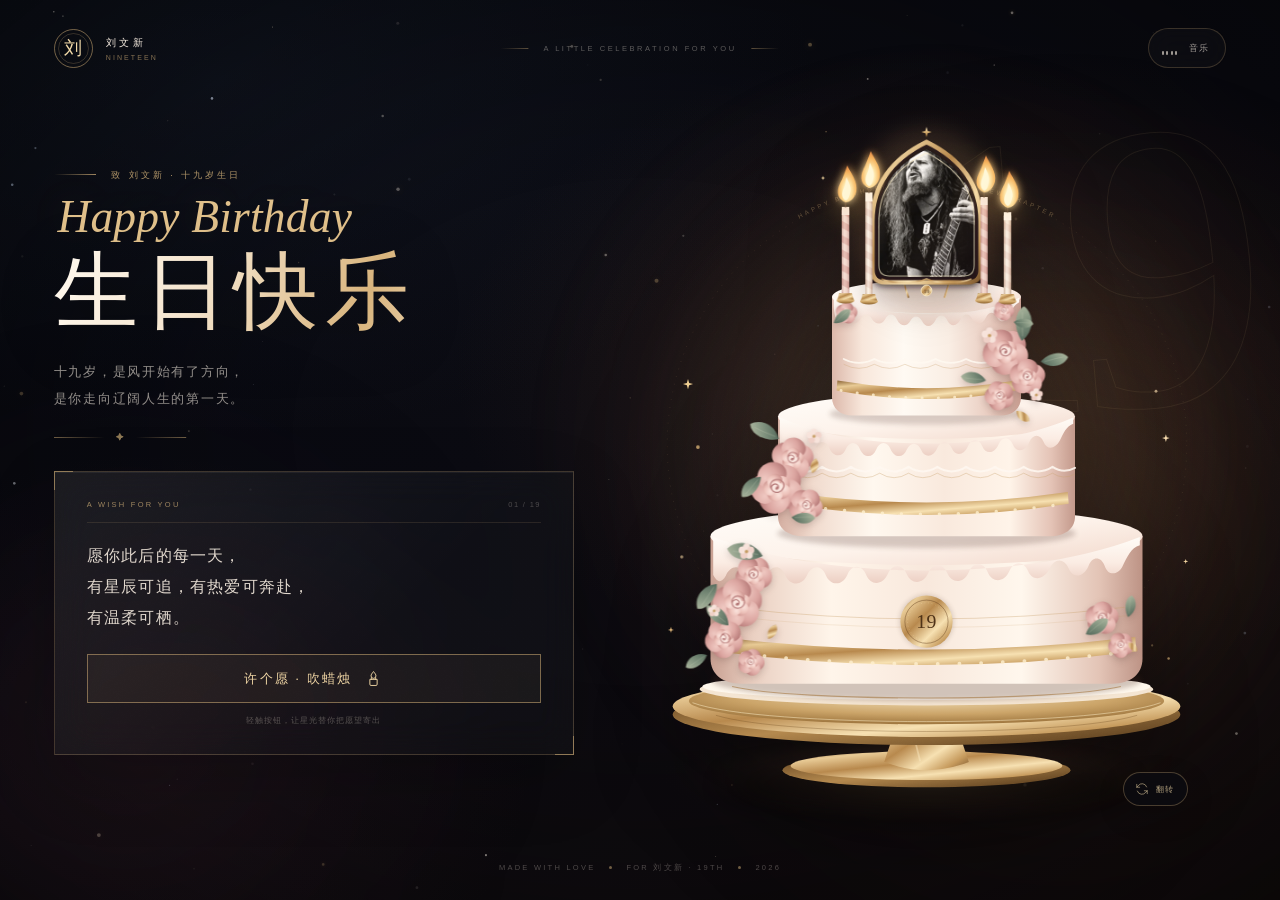
<file: index.html>
<!DOCTYPE html>
<html lang="zh-CN">
<head>
  <meta charset="UTF-8">
  <meta name="viewport" content="width=device-width, initial-scale=1.0">
  <title>刘文新 · 十九岁生日快乐</title>
  <meta name="description" content="致刘文新的十九岁生日：愿你此后的每一天，有星辰可追，有热爱可奔赴，有温柔可栖。">
  <meta name="theme-color" content="#0b0d14">
  <meta property="og:type" content="website">
  <meta property="og:title" content="刘文新 · 十九岁生日快乐">
  <meta property="og:description" content="一份藏在烛光与星光里的生日祝福。">
  <meta property="og:url" content="https://kathris612.github.io/liuwenxin19birthday/">
  <meta property="og:image" content="https://kathris612.github.io/liuwenxin19birthday/og-image.png">
  <meta name="twitter:card" content="summary_large_image">
  <link rel="canonical" href="https://kathris612.github.io/liuwenxin19birthday/">
  <link rel="icon" href="assets/favicon.svg" type="image/svg+xml">
  <link rel="stylesheet" href="css/style.css">
</head>
<body id="top">
  <canvas id="ambient" aria-hidden="true"></canvas>
  <div class="aurora" aria-hidden="true"></div>
  <div class="grain" aria-hidden="true"></div>

  <header class="topbar">
    <a class="brand" href="#top" aria-label="刘文新 十九岁生日，回到顶部">
      <span class="brand__seal" aria-hidden="true">刘</span>
      <span class="brand__text">
        <strong>刘文新</strong>
        <small>NINETEEN</small>
      </span>
    </a>

    <p class="topbar__center">
      <span aria-hidden="true"></span>
      A LITTLE CELEBRATION FOR YOU
      <span aria-hidden="true"></span>
    </p>

    <button class="sound-toggle" id="sound-toggle" type="button" aria-pressed="false" aria-label="开启背景音乐">
      <span class="sound-toggle__icon" aria-hidden="true">
        <i></i><i></i><i></i><i></i>
      </span>
      <span class="sound-toggle__label">音乐</span>
    </button>
  </header>

  <main class="hero">
    <section class="intro" aria-labelledby="hero-title">
      <p class="eyebrow reveal" style="--delay: .15s">
        <span class="eyebrow__line" aria-hidden="true"></span>
        致 刘文新 · 十九岁生日
      </p>

      <h1 class="hero-title" id="hero-title">
        <span class="hero-title__script reveal" style="--delay: .28s">Happy Birthday</span>
        <span class="hero-title__cn reveal" style="--delay: .4s">生日快乐</span>
      </h1>

      <p class="hero-sub reveal" style="--delay: .55s">
        十九岁，是风开始有了方向，<br>
        是你走向辽阔人生的第一天。
      </p>

      <div class="hero-rule reveal" style="--delay: .68s" aria-hidden="true">
        <span></span><i>✦</i><span></span>
      </div>
    </section>

    <section class="cake-scene" aria-label="一个点着蜡烛的三层生日蛋糕">
      <div class="cake-scene__halo" aria-hidden="true"></div>

      <div class="orbit" aria-hidden="true">
        <svg viewBox="0 0 700 700">
          <defs>
            <path id="orbitPath" d="M54 350 A296 296 0 0 1 646 350"></path>
          </defs>
          <circle cx="350" cy="350" r="296" fill="none" stroke="#d6b37a" stroke-opacity=".2" stroke-width=".7" stroke-dasharray="1 8"></circle>
          <text>
            <textPath href="#orbitPath" startOffset="50%" text-anchor="middle">
              HAPPY BIRTHDAY · NINETEEN · A NEW CHAPTER
            </textPath>
          </text>
        </svg>
      </div>

      <span class="scene-number" aria-hidden="true">19</span>

      <div class="cake-parallax">
        <div class="cake-3d">
          <svg class="cake-svg" viewBox="65 110 630 790" role="img" aria-labelledby="cakeTitle cakeDesc">
          <title id="cakeTitle">十九岁生日蛋糕</title>
          <desc id="cakeDesc">三层香槟奶油蛋糕，点缀灰粉玫瑰与金色叶片。蛋糕顶端是一枚金色拱形相框，里面是一张黑白吉他现场照片，两侧立着四支点燃的蜡烛。</desc>

          <defs>
            <linearGradient id="gold" x1="0" y1="0" x2="1" y2="1">
              <stop offset="0" stop-color="#8a6435"></stop>
              <stop offset=".18" stop-color="#e8ca95"></stop>
              <stop offset=".42" stop-color="#b8894d"></stop>
              <stop offset=".66" stop-color="#f7e1b2"></stop>
              <stop offset=".85" stop-color="#c69a5c"></stop>
              <stop offset="1" stop-color="#7b562d"></stop>
            </linearGradient>
            <linearGradient id="goldBright" x1="0" y1="0" x2="0" y2="1">
              <stop offset="0" stop-color="#fff2cf"></stop>
              <stop offset=".5" stop-color="#d9b171"></stop>
              <stop offset="1" stop-color="#8d632f"></stop>
            </linearGradient>
            <linearGradient id="goldDark" x1="0" y1="0" x2="1" y2="1">
              <stop offset="0" stop-color="#5d3e1d"></stop>
              <stop offset=".5" stop-color="#b4894e"></stop>
              <stop offset="1" stop-color="#4c3115"></stop>
            </linearGradient>

            <linearGradient id="tierBottomGrad" x1="0" y1="0" x2="1" y2="0">
              <stop offset="0" stop-color="#c8a092"></stop>
              <stop offset=".10" stop-color="#ead0c2"></stop>
              <stop offset=".28" stop-color="#fff5ea"></stop>
              <stop offset=".50" stop-color="#f8e8dc"></stop>
              <stop offset=".72" stop-color="#fff7ed"></stop>
              <stop offset=".90" stop-color="#e3c4b6"></stop>
              <stop offset="1" stop-color="#bd9385"></stop>
            </linearGradient>
            <linearGradient id="tierMiddleGrad" x1="0" y1="0" x2="1" y2="0">
              <stop offset="0" stop-color="#d3ada0"></stop>
              <stop offset=".12" stop-color="#f1dbce"></stop>
              <stop offset=".32" stop-color="#fff8ef"></stop>
              <stop offset=".56" stop-color="#f9e9dd"></stop>
              <stop offset=".78" stop-color="#fff4e9"></stop>
              <stop offset=".92" stop-color="#e4c3b6"></stop>
              <stop offset="1" stop-color="#c3998b"></stop>
            </linearGradient>
            <linearGradient id="tierTopGrad" x1="0" y1="0" x2="1" y2="0">
              <stop offset="0" stop-color="#dcb8aa"></stop>
              <stop offset=".16" stop-color="#f8e7db"></stop>
              <stop offset=".38" stop-color="#fffaf3"></stop>
              <stop offset=".62" stop-color="#faeee4"></stop>
              <stop offset=".84" stop-color="#e8cbbf"></stop>
              <stop offset="1" stop-color="#c99e91"></stop>
            </linearGradient>

            <linearGradient id="frostingGrad" x1="0" y1="0" x2="0" y2="1">
              <stop offset="0" stop-color="#fffcf7"></stop>
              <stop offset=".55" stop-color="#fbece3"></stop>
              <stop offset="1" stop-color="#eccfc3"></stop>
            </linearGradient>
            <linearGradient id="frostingTopGrad" x1="0" y1="0" x2="1" y2="1">
              <stop offset="0" stop-color="#fffdf9"></stop>
              <stop offset=".55" stop-color="#fdf2ea"></stop>
              <stop offset="1" stop-color="#f1d7ca"></stop>
            </linearGradient>

            <linearGradient id="plateGrad" x1="0" y1="0" x2="1" y2="0">
              <stop offset="0" stop-color="#59391a"></stop>
              <stop offset=".16" stop-color="#b9884a"></stop>
              <stop offset=".36" stop-color="#f4dea9"></stop>
              <stop offset=".52" stop-color="#b9894c"></stop>
              <stop offset=".73" stop-color="#ead09a"></stop>
              <stop offset=".9" stop-color="#9a6d36"></stop>
              <stop offset="1" stop-color="#4f3217"></stop>
            </linearGradient>
            <radialGradient id="plateTopGrad" cx=".5" cy=".38" r=".7">
              <stop offset="0" stop-color="#f6e4be"></stop>
              <stop offset=".58" stop-color="#cba468"></stop>
              <stop offset="1" stop-color="#8e652f"></stop>
            </radialGradient>

            <radialGradient id="flameGrad" cx=".5" cy=".68" r=".7">
              <stop offset="0" stop-color="#fffbe8"></stop>
              <stop offset=".34" stop-color="#ffe6a8"></stop>
              <stop offset=".7" stop-color="#f6b55f"></stop>
              <stop offset="1" stop-color="#e27d3f"></stop>
            </radialGradient>
            <linearGradient id="candleBlush" x1="0" y1="0" x2="1" y2="0">
              <stop offset="0" stop-color="#b9847c"></stop>
              <stop offset=".35" stop-color="#f6d8cd"></stop>
              <stop offset=".7" stop-color="#e6b9ae"></stop>
              <stop offset="1" stop-color="#a8716b"></stop>
            </linearGradient>
            <linearGradient id="candleIvory" x1="0" y1="0" x2="1" y2="0">
              <stop offset="0" stop-color="#c6aa93"></stop>
              <stop offset=".38" stop-color="#fff8ec"></stop>
              <stop offset=".72" stop-color="#ecd8c5"></stop>
              <stop offset="1" stop-color="#b09079"></stop>
            </linearGradient>

            <radialGradient id="roseOuterGrad" cx=".35" cy=".28" r=".8">
              <stop offset="0" stop-color="#f0c9c2"></stop>
              <stop offset=".58" stop-color="#dca6a1"></stop>
              <stop offset="1" stop-color="#b77b79"></stop>
            </radialGradient>
            <radialGradient id="roseMidGrad" cx=".36" cy=".3" r=".78">
              <stop offset="0" stop-color="#fbe3dc"></stop>
              <stop offset=".55" stop-color="#edc1b9"></stop>
              <stop offset="1" stop-color="#cb918c"></stop>
            </radialGradient>
            <linearGradient id="leafGrad" x1="0" y1="0" x2="1" y2="1">
              <stop offset="0" stop-color="#aeb8a0"></stop>
              <stop offset=".5" stop-color="#7f917d"></stop>
              <stop offset="1" stop-color="#53685a"></stop>
            </linearGradient>
            <radialGradient id="groundGlowGrad" cx=".5" cy=".5" r=".5">
              <stop offset="0" stop-color="#e0b46e" stop-opacity=".5"></stop>
              <stop offset=".55" stop-color="#b67b49" stop-opacity=".15"></stop>
              <stop offset="1" stop-color="#000000" stop-opacity="0"></stop>
            </radialGradient>
            <radialGradient id="cakeAuraGrad" cx=".5" cy=".5" r=".5">
              <stop offset="0" stop-color="#ffdca0" stop-opacity=".22"></stop>
              <stop offset=".55" stop-color="#d99d6a" stop-opacity=".07"></stop>
              <stop offset="1" stop-color="#000000" stop-opacity="0"></stop>
            </radialGradient>

            <pattern id="candleStripe" width="8" height="14" patternUnits="userSpaceOnUse" patternTransform="rotate(28)">
              <rect width="8" height="7" fill="#f8e9df"></rect>
              <rect y="7" width="8" height="7" fill="#d9a9a1"></rect>
            </pattern>

            <filter id="softGlow" x="-100%" y="-100%" width="300%" height="300%">
              <feGaussianBlur stdDeviation="12"></feGaussianBlur>
            </filter>
            <filter id="flameGlow" x="-180%" y="-180%" width="460%" height="460%">
              <feGaussianBlur stdDeviation="5" result="blur"></feGaussianBlur>
              <feMerge>
                <feMergeNode in="blur"></feMergeNode>
                <feMergeNode in="SourceGraphic"></feMergeNode>
              </feMerge>
            </filter>
            <filter id="smallBlur" x="-100%" y="-100%" width="300%" height="300%">
              <feGaussianBlur stdDeviation="3"></feGaussianBlur>
            </filter>
            <filter id="standShadow" x="-60%" y="-80%" width="220%" height="260%">
              <feGaussianBlur stdDeviation="14"></feGaussianBlur>
            </filter>
            <filter id="smokeBlur" x="-100%" y="-100%" width="300%" height="300%">
              <feGaussianBlur stdDeviation="1.3"></feGaussianBlur>
            </filter>

            <path id="rosePetalOuter" d="M0 0 C-15 -27 18 -40 31 -18 C40 0 23 23 0 0Z"></path>
            <path id="rosePetalMid" d="M0 0 C-9 -19 14 -28 23 -12 C29 1 16 17 0 0Z"></path>
            <path id="rosePetalInner" d="M0 0 C-6 -12 9 -19 15 -8 C19 1 10 11 0 0Z"></path>
            <path id="leafShape" d="M0 0 C-15 -7 -27 -27 -18 -40 C-2 -37 8 -19 0 0Z"></path>
            <path id="goldLeafShape" d="M0 0 C-9 -5 -14 -16 -7 -25 C3 -21 7 -10 0 0Z"></path>
            <path id="fourPointStar" d="M0 -7 L1.6 -1.6 L7 0 L1.6 1.6 L0 7 L-1.6 1.6 L-7 0 L-1.6 -1.6 Z"></path>

            <clipPath id="portraitClip">
              <path d="M326 236 C326 199 347 175 380 158 C413 175 434 199 434 236 L434 288 Q434 300 422 300 L338 300 Q326 300 326 288 Z"></path>
            </clipPath>
            <linearGradient id="portraitSheen" x1="0" y1="0" x2="1" y2="1">
              <stop offset="0" stop-color="#fff8e8" stop-opacity=".28"></stop>
              <stop offset=".45" stop-color="#f6cfa8" stop-opacity=".06"></stop>
              <stop offset="1" stop-color="#311d24" stop-opacity=".28"></stop>
            </linearGradient>

            <g id="rose">
              <circle r="19" fill="url(#roseMidGrad)"></circle>
              <g fill="url(#roseOuterGrad)">
                <use href="#rosePetalOuter"></use>
                <use href="#rosePetalOuter" transform="rotate(72)"></use>
                <use href="#rosePetalOuter" transform="rotate(144)"></use>
                <use href="#rosePetalOuter" transform="rotate(216)"></use>
                <use href="#rosePetalOuter" transform="rotate(288)"></use>
              </g>
              <g fill="url(#roseMidGrad)" transform="scale(.73)">
                <use href="#rosePetalMid"></use>
                <use href="#rosePetalMid" transform="rotate(72)"></use>
                <use href="#rosePetalMid" transform="rotate(144)"></use>
                <use href="#rosePetalMid" transform="rotate(216)"></use>
                <use href="#rosePetalMid" transform="rotate(288)"></use>
              </g>
              <g fill="#fbe8e1" transform="scale(.48) rotate(16)">
                <use href="#rosePetalInner"></use>
                <use href="#rosePetalInner" transform="rotate(72)"></use>
                <use href="#rosePetalInner" transform="rotate(144)"></use>
                <use href="#rosePetalInner" transform="rotate(216)"></use>
                <use href="#rosePetalInner" transform="rotate(288)"></use>
              </g>
              <path d="M-7 2 C-11 -4 -7 -11 0 -11 C8 -11 12 -4 8 2 C5 7 -2 8 -6 4 C-9 1 -8 -4 -4 -5 C-1 -6 2 -4 2 -1 C2 2 -1 3 -2 1" fill="none" stroke="#b47776" stroke-width="1.55" stroke-linecap="round"></path>
              <circle r="1.7" fill="#b47776"></circle>
            </g>

            <g id="leaf">
              <use href="#leafShape" fill="url(#leafGrad)"></use>
              <path d="M-2 -6 C-7 -15 -12 -23 -16 -32" fill="none" stroke="#c8d0b9" stroke-width=".8" stroke-linecap="round" opacity=".45"></path>
            </g>

            <g id="blossom">
              <circle cx="0" cy="-6" r="4.6" fill="#f7e3db"></circle>
              <circle cx="5.7" cy="-1.8" r="4.6" fill="#f1d4cb"></circle>
              <circle cx="3.5" cy="4.8" r="4.6" fill="#f7e3db"></circle>
              <circle cx="-3.5" cy="4.8" r="4.6" fill="#efd0c7"></circle>
              <circle cx="-5.7" cy="-1.8" r="4.6" fill="#f7e3db"></circle>
              <circle r="2.2" fill="#c59b5f"></circle>
            </g>
          </defs>

          <ellipse cx="380" cy="855" rx="300" ry="60" fill="url(#cakeAuraGrad)"></ellipse>
          <ellipse cx="380" cy="866" rx="225" ry="27" fill="#000000" opacity=".48" filter="url(#standShadow)"></ellipse>

          <!-- cake stand -->
          <g class="cake-stand">
            <ellipse cx="380" cy="848" rx="160" ry="19" fill="url(#goldDark)"></ellipse>
            <ellipse cx="380" cy="843" rx="151" ry="16" fill="url(#gold)"></ellipse>
            <path d="M351 785 L409 785 L427 839 C395 851 365 851 333 839 Z" fill="url(#gold)"></path>
            <path d="M361 790 L373 838" fill="none" stroke="#fff0c9" stroke-width="2" opacity=".38"></path>
            <ellipse cx="380" cy="786" rx="282" ry="34" fill="url(#goldDark)"></ellipse>
            <ellipse cx="380" cy="777" rx="282" ry="34" fill="url(#gold)"></ellipse>
            <ellipse cx="380" cy="771" rx="264" ry="26" fill="url(#plateTopGrad)"></ellipse>
            <path d="M120 773 C195 801 565 801 640 773" fill="none" stroke="#fff1cb" stroke-width="1" opacity=".55"></path>
            <path d="M146 787 C225 811 535 811 614 787" fill="none" stroke="#6b481f" stroke-width="1" opacity=".35"></path>
            <ellipse cx="380" cy="758" rx="252" ry="18" fill="#f4e5d2"></ellipse>
            <ellipse cx="380" cy="755" rx="249" ry="15" fill="#fff8ed"></ellipse>
            <path d="M164 755 C235 772 525 772 596 755" fill="none" stroke="#c69c62" stroke-width="1.2" opacity=".7"></path>
          </g>

          <!-- bottom tier -->
          <g class="tier tier-bottom">
            <ellipse cx="380" cy="748" rx="239" ry="23" fill="#4c2b23" opacity=".25" filter="url(#smallBlur)"></ellipse>
            <path d="M140 588 L140 724 C140 742 154 752 174 752 L586 752 C606 752 620 742 620 724 L620 588 Z" fill="url(#tierBottomGrad)"></path>
            <ellipse cx="380" cy="588" rx="240" ry="32" fill="url(#frostingTopGrad)"></ellipse>
            <path d="M143 589
              C218 618 305 626 380 626
              C455 626 542 618 617 589
              L617 598
              C607 601 603 611 598 621
              C593 631 582 633 578 621
              C574 610 564 610 560 621
              C555 633 543 636 538 624
              C533 612 522 612 517 624
              C511 636 498 639 493 627
              C488 615 477 615 472 627
              C466 640 453 640 448 628
              C443 616 432 616 427 628
              C421 641 408 641 403 629
              C398 617 387 617 382 629
              C376 642 363 642 358 630
              C353 618 342 618 337 630
              C331 643 318 643 313 631
              C308 619 297 619 292 631
              C286 644 273 643 268 631
              C263 619 252 620 247 632
              C241 644 228 643 223 631
              C218 619 207 620 202 632
              C196 644 183 643 178 631
              C173 619 162 620 157 632
              C152 641 147 639 143 631 Z"
              fill="url(#frostingGrad)"></path>
            <path d="M148 700 Q380 728 612 700 L613 716 Q380 746 147 716 Z" fill="url(#gold)"></path>
            <path d="M152 716 Q380 744 608 716" fill="none" stroke="#fff1d0" stroke-width="4.2" stroke-linecap="round" stroke-dasharray="0.1 24" opacity=".8"></path>
            <path d="M160 667 Q380 693 600 667" fill="none" stroke="#c8a16d" stroke-width=".9" opacity=".45"></path>
            <path d="M154 676 Q380 703 606 676" fill="none" stroke="#c8a16d" stroke-width=".7" opacity=".28"></path>

            <g class="seal" transform="translate(380 683)">
              <circle r="30" fill="#3e2816" opacity=".18" filter="url(#smallBlur)"></circle>
              <circle r="29" fill="url(#gold)"></circle>
              <circle r="24" fill="none" stroke="#63411f" stroke-opacity=".62" stroke-width=".8"></circle>
              <circle r="21" fill="none" stroke="#fff0c8" stroke-opacity=".46" stroke-width=".5" stroke-dasharray="1 3"></circle>
              <text y="7" text-anchor="middle" font-family="Cormorant Garamond, Georgia, serif" font-size="22" letter-spacing=".5" fill="#4e3217">19</text>
            </g>
          </g>

          <!-- middle tier -->
          <g class="tier tier-middle">
            <ellipse cx="380" cy="585" rx="166" ry="16" fill="#4c2b23" opacity=".22" filter="url(#smallBlur)"></ellipse>
            <path d="M215 455 L215 566 C215 580 227 588 243 588 L517 588 C533 588 545 580 545 566 L545 455 Z" fill="url(#tierMiddleGrad)"></path>
            <ellipse cx="380" cy="455" rx="165" ry="25" fill="url(#frostingTopGrad)"></ellipse>
            <path d="M217 456
              C270 479 326 485 380 485
              C434 485 490 479 543 456
              L543 463
              C535 466 532 474 528 482
              C523 491 514 493 510 483
              C506 474 498 474 494 484
              C490 494 480 496 476 486
              C472 477 464 477 460 486
              C456 496 446 498 442 488
              C438 479 430 479 426 488
              C422 498 412 500 408 490
              C404 481 396 481 392 490
              C388 500 378 502 374 492
              C370 483 362 483 358 492
              C354 502 344 501 340 491
              C336 482 328 482 324 492
              C320 502 310 501 306 491
              C302 482 294 482 290 492
              C286 501 276 500 272 490
              C268 481 260 481 256 491
              C252 500 242 499 238 489
              C234 480 226 480 222 489
              C219 495 218 496 217 493 Z"
              fill="url(#frostingGrad)"></path>
            <path d="M223 539 Q380 562 537 539 L538 552 Q380 577 222 552 Z" fill="url(#gold)"></path>
            <path d="M226 552 Q380 575 534 552" fill="none" stroke="#fff1d0" stroke-width="3.7" stroke-linecap="round" stroke-dasharray="0.1 21" opacity=".78"></path>
            <path d="M232 511 Q248 521 264 511 Q280 521 296 511 Q312 521 328 511 Q344 521 360 511 Q376 521 392 511 Q408 521 424 511 Q440 521 456 511 Q472 521 488 511 Q504 521 520 511 Q532 519 545 512" fill="none" stroke="#fff9f1" stroke-width="2.2" stroke-linecap="round" opacity=".86"></path>
            <path d="M232 518 Q248 528 264 518 Q280 528 296 518 Q312 528 328 518 Q344 528 360 518 Q376 528 392 518 Q408 528 424 518 Q440 528 456 518 Q472 528 488 518 Q504 528 520 518 Q532 526 545 519" fill="none" stroke="#c8a16d" stroke-width=".8" opacity=".5"></path>
          </g>

          <!-- top tier -->
          <g class="tier tier-top">
            <ellipse cx="380" cy="452" rx="108" ry="12" fill="#4c2b23" opacity=".2" filter="url(#smallBlur)"></ellipse>
            <path d="M275 322 L275 434 C275 446 284 454 298 454 L462 454 C476 454 485 446 485 434 L485 322 Z" fill="url(#tierTopGrad)"></path>
            <ellipse cx="380" cy="322" rx="105" ry="18" fill="url(#frostingTopGrad)"></ellipse>
            <path d="M277 323
              C309 338 345 341 380 341
              C415 341 451 338 483 323
              L483 328
              C477 331 475 337 472 343
              C468 350 461 352 458 344
              C455 338 449 338 446 345
              C442 353 435 355 431 347
              C428 340 421 340 418 347
              C414 355 407 356 403 348
              C400 341 393 341 390 348
              C386 356 379 357 375 349
              C372 342 365 342 362 349
              C358 356 351 355 347 347
              C344 340 337 340 334 347
              C330 354 323 353 319 346
              C316 340 309 340 306 347
              C302 354 295 353 291 346
              C288 340 282 340 279 345
              C278 343 277 335 277 332 Z"
              fill="url(#frostingGrad)"></path>
            <path d="M281 415 Q380 432 479 415 L480 426 Q380 445 280 426 Z" fill="url(#gold)"></path>
            <path d="M285 426 Q380 443 475 426" fill="none" stroke="#fff1d0" stroke-width="3.3" stroke-linecap="round" stroke-dasharray="0.1 18" opacity=".8"></path>
            <path d="M288 391 Q305 400 322 391 Q339 400 356 391 Q373 400 390 391 Q407 400 424 391 Q441 400 458 391 Q470 398 478 392" fill="none" stroke="#fff9f1" stroke-width="1.9" stroke-linecap="round" opacity=".85"></path>
            <path d="M288 397 Q305 406 322 397 Q339 406 356 397 Q373 406 390 397 Q407 406 424 397 Q441 406 458 397 Q470 404 478 398" fill="none" stroke="#c8a16d" stroke-width=".7" opacity=".5"></path>
          </g>

          <!-- floral cascade -->
          <g class="flowers" aria-hidden="true">
            <g transform="translate(468 383) rotate(-14) scale(.72)"><use href="#rose"></use></g>
            <g transform="translate(492 411) rotate(18) scale(.56)"><use href="#rose"></use></g>
            <g transform="translate(461 432) rotate(66) scale(.46)"><use href="#rose"></use></g>
            <g transform="translate(486 371) rotate(28) scale(.88)"><use href="#leaf"></use></g>
            <g transform="translate(507 394) rotate(105) scale(.7)"><use href="#leaf"></use></g>
            <g transform="translate(446 415) rotate(-56) scale(.64)"><use href="#leaf"></use></g>
            <g transform="translate(480 449) rotate(144) scale(.7)"><use href="#goldLeafShape" fill="url(#gold)"></use></g>
            <g transform="translate(450 365) scale(.85)"><use href="#blossom"></use></g>
            <g transform="translate(502 431) scale(.7)"><use href="#blossom"></use></g>

            <g transform="translate(231 502) rotate(22) scale(.66)"><use href="#rose"></use></g>
            <g transform="translate(214 534) rotate(-8) scale(.82)"><use href="#rose"></use></g>
            <g transform="translate(246 554) rotate(48) scale(.53)"><use href="#rose"></use></g>
            <g transform="translate(216 480) rotate(-38) scale(.82)"><use href="#leaf"></use></g>
            <g transform="translate(196 522) rotate(-112) scale(.7)"><use href="#leaf"></use></g>
            <g transform="translate(230 567) rotate(116) scale(.6)"><use href="#leaf"></use></g>
            <g transform="translate(253 518) rotate(31) scale(.66)"><use href="#goldLeafShape" fill="url(#gold)"></use></g>
            <g transform="translate(255 477) scale(.8)"><use href="#blossom"></use></g>

            <g transform="translate(188 631) rotate(-24) scale(.58)"><use href="#rose"></use></g>
            <g transform="translate(170 663) rotate(12) scale(.78)"><use href="#rose"></use></g>
            <g transform="translate(155 702) rotate(55) scale(.6)"><use href="#rose"></use></g>
            <g transform="translate(185 728) rotate(-36) scale(.42)"><use href="#rose"></use></g>
            <g transform="translate(198 610) rotate(-54) scale(.92)"><use href="#leaf"></use></g>
            <g transform="translate(147 641) rotate(-118) scale(.8)"><use href="#leaf"></use></g>
            <g transform="translate(160 687) rotate(-24) scale(.74)"><use href="#leaf"></use></g>
            <g transform="translate(136 720) rotate(-96) scale(.62)"><use href="#leaf"></use></g>
            <g transform="translate(204 702) rotate(45) scale(.7)"><use href="#goldLeafShape" fill="url(#gold)"></use></g>
            <g transform="translate(180 605) scale(.85)"><use href="#blossom"></use></g>
            <g transform="translate(144 671) scale(.65)"><use href="#blossom"></use></g>

            <g transform="translate(575 679) rotate(18) scale(.52)"><use href="#rose"></use></g>
            <g transform="translate(596 709) rotate(-16) scale(.4)"><use href="#rose"></use></g>
            <g transform="translate(557 697) rotate(80) scale(.68)"><use href="#leaf"></use></g>
            <g transform="translate(604 678) rotate(34) scale(.56)"><use href="#leaf"></use></g>
            <g transform="translate(614 716) rotate(-28) scale(.52)"><use href="#goldLeafShape" fill="url(#gold)"></use></g>

            <g transform="translate(291 340) rotate(22) scale(.34)"><use href="#rose"></use></g>
            <g transform="translate(466 337) rotate(-30) scale(.32)"><use href="#rose"></use></g>
            <g transform="translate(277 351) rotate(76) scale(.54)"><use href="#leaf"></use></g>
            <g transform="translate(477 350) rotate(120) scale(.5)"><use href="#leaf"></use></g>
          </g>

          <!-- stage photo cake topper -->
          <g class="portrait-topper" aria-hidden="true">
            <ellipse cx="380" cy="235" rx="82" ry="100" fill="#e8b77a" opacity=".14" filter="url(#softGlow)"></ellipse>
            <path d="M354 304 L360 323" fill="none" stroke="url(#gold)" stroke-width="2"></path>
            <path d="M380 304 L380 323" fill="none" stroke="url(#gold)" stroke-width="2"></path>
            <path d="M406 304 L400 323" fill="none" stroke="url(#gold)" stroke-width="2"></path>
            <path d="M320 238 C320 196 343 168 380 150 C417 168 440 196 440 238 L440 292 Q440 306 426 306 L334 306 Q320 306 320 292 Z" fill="#1b1015" opacity=".65" filter="url(#smallBlur)" transform="translate(0 5)"></path>
            <image href="assets/photo.jpg" x="320" y="150" width="120" height="156" preserveAspectRatio="xMidYMid slice" clip-path="url(#portraitClip)"></image>
            <path d="M326 236 C326 199 347 175 380 158 C413 175 434 199 434 236 L434 288 Q434 300 422 300 L338 300 Q326 300 326 288 Z" fill="url(#portraitSheen)" clip-path="url(#portraitClip)"></path>
            <path d="M320 238 C320 196 343 168 380 150 C417 168 440 196 440 238 L440 292 Q440 306 426 306 L334 306 Q320 306 320 292 Z" fill="none" stroke="url(#gold)" stroke-width="4.8"></path>
            <path d="M327 238 C327 201 348 178 380 162 C412 178 433 201 433 238 L433 287 Q433 299 421 299 L339 299 Q327 299 327 287 Z" fill="none" stroke="#fff0cc" stroke-width="1.1" opacity=".72"></path>
            <path d="M330 302 Q355 312 380 302 Q405 312 430 302" fill="none" stroke="url(#gold)" stroke-width="1.6" opacity=".9"></path>
            <g transform="translate(380 139)" fill="url(#goldBright)">
              <use href="#fourPointStar" transform="scale(.82)"></use>
            </g>
            <g transform="translate(380 315)">
              <path d="M0 -7 L0 -2" stroke="url(#gold)" stroke-width="1.4"></path>
              <circle r="6" fill="url(#gold)" stroke="#fff1cf" stroke-width=".7"></circle>
              <text y="2.5" text-anchor="middle" font-family="Cormorant Garamond, Georgia, serif" font-size="7" fill="#4e3217">19</text>
            </g>
          </g>

          <!-- candles -->
          <g class="candles">
            <g class="candle" transform="translate(290 327)" style="--flicker-delay: -0.3s">
              <rect x="-4.2" y="-105" width="8.4" height="105" rx="4.2" fill="url(#candleBlush)"></rect>
              <rect x="-4.2" y="-105" width="8.4" height="105" rx="4.2" fill="url(#candleStripe)" opacity=".5"></rect>
              <path d="M-4.2 -105 L4.2 -105 L4.2 -96 L-4.2 -96 Z" fill="#f8e9df"></path>
              <path d="M0 -112 L0 -105" stroke="#4d372b" stroke-width="1.4" stroke-linecap="round"></path>
              <ellipse cx="0" cy="-1" rx="10" ry="3.4" fill="url(#goldBright)"></ellipse>
              <path d="M-9 -2 L9 -2 L7 -9 L-7 -9 Z" fill="url(#gold)"></path>
              <g class="flame" transform="translate(0 -119)">
                <ellipse cx="0" cy="7" rx="16" ry="23" fill="#ffbf68" opacity=".16" filter="url(#softGlow)"></ellipse>
                <path d="M0 9 C-8 6 -11 -2 -6 -12 C-3 -18 0 -26 2 -32 C6 -23 14 -14 12 -3 C10 5 5 9 0 9Z" fill="url(#flameGrad)" filter="url(#flameGlow)"></path>
                <path d="M0 7 C-4 5 -5 -1 -2 -7 C0 -11 0 -15 1 -19 C4 -13 7 -7 5 -1 C4 4 2 7 0 7Z" fill="#fff8d8"></path>
              </g>
              <g class="smoke" transform="translate(0 -145)">
                <path pathLength="100" d="M0 0 C-7 -9 7 -16 1 -28 C-5 -39 7 -47 2 -64" fill="none" stroke="#e8d8cd" stroke-width="2" stroke-linecap="round" filter="url(#smokeBlur)"></path>
              </g>
            </g>

            <g class="candle" transform="translate(316 328)" style="--flicker-delay: -1.1s">
              <rect x="-4" y="-122" width="8" height="122" rx="4" fill="url(#candleIvory)"></rect>
              <rect x="-4" y="-122" width="8" height="122" rx="4" fill="url(#candleStripe)" opacity=".28"></rect>
              <path d="M-4 -122 L4 -122 L4 -112 L-4 -112 Z" fill="#fff8ed"></path>
              <path d="M0 -129 L0 -122" stroke="#4d372b" stroke-width="1.4" stroke-linecap="round"></path>
              <ellipse cx="0" cy="-1" rx="10" ry="3.4" fill="url(#goldBright)"></ellipse>
              <path d="M-9 -2 L9 -2 L7 -9 L-7 -9 Z" fill="url(#gold)"></path>
              <g class="flame" transform="translate(0 -136)">
                <ellipse cx="0" cy="7" rx="16" ry="23" fill="#ffbf68" opacity=".16" filter="url(#softGlow)"></ellipse>
                <path d="M0 9 C-8 6 -11 -2 -6 -12 C-3 -18 0 -26 2 -32 C6 -23 14 -14 12 -3 C10 5 5 9 0 9Z" fill="url(#flameGrad)" filter="url(#flameGlow)"></path>
                <path d="M0 7 C-4 5 -5 -1 -2 -7 C0 -11 0 -15 1 -19 C4 -13 7 -7 5 -1 C4 4 2 7 0 7Z" fill="#fff8d8"></path>
              </g>
              <g class="smoke" transform="translate(0 -162)">
                <path pathLength="100" d="M0 0 C-7 -9 7 -16 1 -28 C-5 -39 7 -47 2 -64" fill="none" stroke="#e8d8cd" stroke-width="2" stroke-linecap="round" filter="url(#smokeBlur)"></path>
              </g>
            </g>

            <g class="candle" transform="translate(444 327)" style="--flicker-delay: -0.7s">
              <rect x="-4" y="-116" width="8" height="116" rx="4" fill="url(#candleBlush)"></rect>
              <rect x="-4" y="-116" width="8" height="116" rx="4" fill="url(#candleStripe)" opacity=".42"></rect>
              <path d="M-4 -116 L4 -116 L4 -107 L-4 -107 Z" fill="#f9ece4"></path>
              <path d="M0 -123 L0 -116" stroke="#4d372b" stroke-width="1.4" stroke-linecap="round"></path>
              <ellipse cx="0" cy="-1" rx="10" ry="3.4" fill="url(#goldBright)"></ellipse>
              <path d="M-9 -2 L9 -2 L7 -9 L-7 -9 Z" fill="url(#gold)"></path>
              <g class="flame" transform="translate(0 -130)">
                <ellipse cx="0" cy="7" rx="16" ry="23" fill="#ffbf68" opacity=".16" filter="url(#softGlow)"></ellipse>
                <path d="M0 9 C-8 6 -11 -2 -6 -12 C-3 -18 0 -26 2 -32 C6 -23 14 -14 12 -3 C10 5 5 9 0 9Z" fill="url(#flameGrad)" filter="url(#flameGlow)"></path>
                <path d="M0 7 C-4 5 -5 -1 -2 -7 C0 -11 0 -15 1 -19 C4 -13 7 -7 5 -1 C4 4 2 7 0 7Z" fill="#fff8d8"></path>
              </g>
              <g class="smoke" transform="translate(0 -156)">
                <path pathLength="100" d="M0 0 C-7 -9 7 -16 1 -28 C-5 -39 7 -47 2 -64" fill="none" stroke="#e8d8cd" stroke-width="2" stroke-linecap="round" filter="url(#smokeBlur)"></path>
              </g>
            </g>

            <g class="candle" transform="translate(470 328)" style="--flicker-delay: -1.6s">
              <rect x="-4.2" y="-100" width="8.4" height="100" rx="4.2" fill="url(#candleIvory)"></rect>
              <rect x="-4.2" y="-100" width="8.4" height="100" rx="4.2" fill="url(#candleStripe)" opacity=".22"></rect>
              <path d="M-4.2 -100 L4.2 -100 L4.2 -91 L-4.2 -91 Z" fill="#fff8ed"></path>
              <path d="M0 -107 L0 -100" stroke="#4d372b" stroke-width="1.4" stroke-linecap="round"></path>
              <ellipse cx="0" cy="-1" rx="10" ry="3.4" fill="url(#goldBright)"></ellipse>
              <path d="M-9 -2 L9 -2 L7 -9 L-7 -9 Z" fill="url(#gold)"></path>
              <g class="flame" transform="translate(0 -114)">
                <ellipse cx="0" cy="7" rx="16" ry="23" fill="#ffbf68" opacity=".16" filter="url(#softGlow)"></ellipse>
                <path d="M0 9 C-8 6 -11 -2 -6 -12 C-3 -18 0 -26 2 -32 C6 -23 14 -14 12 -3 C10 5 5 9 0 9Z" fill="url(#flameGrad)" filter="url(#flameGlow)"></path>
                <path d="M0 7 C-4 5 -5 -1 -2 -7 C0 -11 0 -15 1 -19 C4 -13 7 -7 5 -1 C4 4 2 7 0 7Z" fill="#fff8d8"></path>
              </g>
              <g class="smoke" transform="translate(0 -140)">
                <path pathLength="100" d="M0 0 C-7 -9 7 -16 1 -28 C-5 -39 7 -47 2 -64" fill="none" stroke="#e8d8cd" stroke-width="2" stroke-linecap="round" filter="url(#smokeBlur)"></path>
              </g>
            </g>
          </g>

          <!-- finishing sparkles -->
          <g class="svg-sparkles" aria-hidden="true">
            <g transform="translate(115 419) scale(.8)" fill="#f0cf92"><use href="#fourPointStar"></use></g>
            <g transform="translate(646 479) scale(.6)" fill="#f7dcae"><use href="#fourPointStar"></use></g>
            <g transform="translate(96 692) scale(.45)" fill="#e7bd7d"><use href="#fourPointStar"></use></g>
            <g transform="translate(668 616) scale(.4)" fill="#f4d7a1"><use href="#fourPointStar"></use></g>
            <g transform="translate(265 190) scale(.35)" fill="#f1d49e"><use href="#fourPointStar"></use></g>
            <circle cx="126" cy="489" r="2" fill="#e7bd7d" opacity=".75"></circle>
            <circle cx="635" cy="427" r="1.6" fill="#f7dcae" opacity=".65"></circle>
            <circle cx="649" cy="724" r="1.4" fill="#e7bd7d" opacity=".6"></circle>
            <circle cx="108" cy="611" r="1.8" fill="#f1d49e" opacity=".6"></circle>
          </g>
          </svg>
        </div>
      </div>

      <div class="petals" aria-hidden="true">
        <i class="petal petal--1"></i>
        <i class="petal petal--2"></i>
        <i class="petal petal--3"></i>
        <i class="petal petal--4"></i>
        <i class="petal petal--5"></i>
        <i class="petal petal--6"></i>
      </div>

      <button class="flip-btn" id="flip-btn" type="button" aria-label="翻转生日蛋糕，查看另一面">
        <span class="flip-btn__icon" aria-hidden="true">
          <svg viewBox="0 0 24 24" fill="none">
            <path d="M20 8.4A8.3 8.3 0 0 0 5.4 6.5L3 9" stroke="currentColor" stroke-width="1.2" stroke-linecap="round" stroke-linejoin="round"></path>
            <path d="M3 4v5h5" stroke="currentColor" stroke-width="1.2" stroke-linecap="round" stroke-linejoin="round"></path>
            <path d="M4 15.6a8.3 8.3 0 0 0 14.6 1.9L21 15" stroke="currentColor" stroke-width="1.2" stroke-linecap="round" stroke-linejoin="round"></path>
            <path d="M21 20v-5h-5" stroke="currentColor" stroke-width="1.2" stroke-linecap="round" stroke-linejoin="round"></path>
          </svg>
        </span>
        <span class="flip-btn__label">翻转</span>
      </button>

      <div class="wish-toast" id="wish-toast" role="status" aria-live="polite">
        <span aria-hidden="true">✦</span>
        <span>愿望，已经听见了</span>
        <span aria-hidden="true">✦</span>
      </div>
    </section>

    <section class="wish-card reveal" style="--delay: .78s" aria-labelledby="wish-title">
      <div class="wish-card__head">
        <span id="wish-title">A WISH FOR YOU</span>
        <span>01 / 19</span>
      </div>

      <p class="wish-card__text">
        愿你此后的每一天，<br>
        有星辰可追，有热爱可奔赴，<br>
        有温柔可栖。
      </p>

      <button class="wish-btn" id="wish-btn" type="button" aria-controls="wish-secret">
        <span class="wish-btn__label">许个愿 · 吹蜡烛</span>
        <span class="wish-btn__icon" aria-hidden="true">
          <svg viewBox="0 0 24 24" fill="none">
            <path d="M12 3.2c1.7 2.1 3.1 3.8 3.1 5.5a3.1 3.1 0 0 1-6.2 0c0-1.7 1.4-3.4 3.1-5.5Z" stroke="currentColor" stroke-width="1.2"></path>
            <path d="M7.4 13.1h9.2v6.2a1.5 1.5 0 0 1-1.5 1.5H8.9a1.5 1.5 0 0 1-1.5-1.5v-6.2Z" stroke="currentColor" stroke-width="1.2"></path>
            <path d="M9.2 13.1v-1.8M14.8 13.1v-1.8" stroke="currentColor" stroke-width="1.2" stroke-linecap="round"></path>
          </svg>
        </span>
        <span class="wish-btn__shine" aria-hidden="true"></span>
      </button>

      <p class="wish-card__hint" id="wish-hint">轻触按钮，让星光替你把愿望寄出</p>

      <p class="wish-card__secret" id="wish-secret" aria-live="polite">
        <span aria-hidden="true">✦</span>
        愿望已被星光收好。十九岁的你，请继续发光。
      </p>
    </section>
  </main>

  <footer class="footer">
    <span>MADE WITH LOVE</span>
    <span class="footer__dot" aria-hidden="true"></span>
    <span>FOR 刘文新 · 19TH</span>
    <span class="footer__dot" aria-hidden="true"></span>
    <span>2026</span>
  </footer>

  <canvas id="fx" aria-hidden="true"></canvas>

  <script src="js/main.js" defer></script>
</body>
</html>
</file>
<file: css/style.css>
/* =========================================================
   刘文新 · Nineteen
   A small, candlelit birthday site
   ========================================================= */

:root {
  --ink: #090b11;
  --ink-soft: #0d0e16;
  --ivory: #f7ede1;
  --ivory-soft: rgba(247, 237, 225, 0.68);
  --ivory-faint: rgba(247, 237, 225, 0.4);
  --gold: #d6b37a;
  --gold-bright: #f3dba9;
  --gold-deep: #a57a42;
  --gold-line: rgba(214, 179, 122, 0.22);
  --rose: #d6a39d;
  --serif: "Noto Serif SC", "Source Han Serif SC", "Songti SC", "STSong", "SimSun", serif;
  --display: "Cormorant Garamond", "Baskerville Old Face", Baskerville, Garamond, "Times New Roman", serif;
  --display-num: "Bodoni MT", "Didot", "Bodoni 72", "Cormorant Garamond", Georgia, serif;
  --sans: "Avenir Next", "Helvetica Neue", "Noto Sans SC", "PingFang SC", "Microsoft YaHei", sans-serif;
  --ease: cubic-bezier(0.22, 1, 0.36, 1);
  --page-x: clamp(22px, 4.2vw, 68px);
}

* {
  box-sizing: border-box;
}

html {
  overflow-x: hidden;
  background: var(--ink);
  scroll-behavior: smooth;
}

body {
  margin: 0;
  min-height: 100svh;
  overflow-x: hidden;
  color: var(--ivory);
  font-family: var(--sans);
  background:
    radial-gradient(ellipse 58% 52% at 76% 41%, rgba(122, 74, 44, 0.22), transparent 70%),
    radial-gradient(ellipse 42% 46% at 11% 84%, rgba(104, 52, 58, 0.16), transparent 73%),
    radial-gradient(ellipse 65% 55% at 17% 9%, rgba(42, 55, 81, 0.2), transparent 72%),
    linear-gradient(155deg, #080a10 0%, #0b0b12 47%, #120d0e 100%);
  background-attachment: fixed;
  -webkit-font-smoothing: antialiased;
  text-rendering: optimizeLegibility;
}

body::before {
  content: "";
  position: fixed;
  inset: 0;
  z-index: 0;
  pointer-events: none;
  background: radial-gradient(ellipse at 50% 48%, transparent 38%, rgba(0, 0, 0, 0.38) 100%);
}

::selection {
  color: #1b140c;
  background: rgba(228, 196, 139, 0.9);
}

button,
a {
  -webkit-tap-highlight-color: transparent;
}

button {
  font: inherit;
}

a {
  color: inherit;
}

canvas {
  display: block;
}

#ambient {
  position: fixed;
  inset: 0;
  z-index: 0;
  width: 100%;
  height: 100%;
  opacity: 0.86;
  pointer-events: none;
}

#fx {
  position: fixed;
  inset: 0;
  z-index: 60;
  width: 100%;
  height: 100%;
  pointer-events: none;
}

.aurora {
  position: fixed;
  inset: 0;
  z-index: 0;
  overflow: hidden;
  pointer-events: none;
}

.aurora::before,
.aurora::after {
  content: "";
  position: absolute;
  border-radius: 50%;
  filter: blur(100px);
  will-change: transform;
}

.aurora::before {
  width: 58vw;
  height: 58vw;
  right: -12vw;
  top: 19%;
  background: radial-gradient(circle, rgba(150, 97, 53, 0.18), rgba(103, 58, 42, 0.05) 52%, transparent 72%);
  animation: auroraDrift 19s ease-in-out infinite alternate;
}

.aurora::after {
  width: 48vw;
  height: 42vw;
  left: -14vw;
  bottom: -10%;
  background: radial-gradient(circle, rgba(98, 55, 72, 0.13), rgba(44, 39, 61, 0.04) 56%, transparent 74%);
  animation: auroraDrift 24s ease-in-out -8s infinite alternate-reverse;
}

.grain {
  position: fixed;
  inset: 0;
  z-index: 40;
  pointer-events: none;
  opacity: 0.055;
  mix-blend-mode: soft-light;
  background-image: url("../assets/grain.svg");
  background-size: 180px 180px;
}

/* ---------- top bar ---------- */

.topbar {
  position: relative;
  z-index: 10;
  display: flex;
  align-items: center;
  justify-content: space-between;
  width: 100%;
  max-width: 1640px;
  margin: 0 auto;
  padding: 28px var(--page-x) 0;
}

.brand {
  display: inline-flex;
  align-items: center;
  gap: 13px;
  text-decoration: none;
}

.brand__seal {
  position: relative;
  display: grid;
  place-items: center;
  width: 39px;
  height: 39px;
  border: 1px solid rgba(214, 179, 122, 0.52);
  border-radius: 50%;
  color: var(--gold-bright);
  font-family: var(--serif);
  font-size: 18px;
  line-height: 1;
  letter-spacing: 0;
  transition: border-color 0.4s ease, box-shadow 0.4s ease;
}

.brand__seal::after {
  content: "";
  position: absolute;
  inset: 3px;
  border: 1px solid rgba(214, 179, 122, 0.22);
  border-radius: 50%;
}

.brand:hover .brand__seal {
  border-color: rgba(243, 219, 169, 0.82);
  box-shadow: 0 0 30px rgba(214, 179, 122, 0.12);
}

.brand__text strong {
  display: block;
  font-size: 10px;
  font-weight: 500;
  letter-spacing: 0.34em;
}

.brand__text small {
  display: block;
  margin-top: 4px;
  color: rgba(214, 179, 122, 0.6);
  font-size: 7px;
  font-weight: 400;
  letter-spacing: 0.3em;
}

.topbar__center {
  position: absolute;
  left: 50%;
  display: flex;
  align-items: center;
  gap: 15px;
  margin: 0;
  transform: translateX(-50%);
  color: rgba(247, 237, 225, 0.35);
  font-size: 7.5px;
  letter-spacing: 0.34em;
  white-space: nowrap;
}

.topbar__center span {
  display: block;
  width: 28px;
  height: 1px;
  background: linear-gradient(90deg, transparent, rgba(214, 179, 122, 0.4));
}

.topbar__center span:last-child {
  transform: rotate(180deg);
}

.sound-toggle {
  display: inline-flex;
  align-items: center;
  gap: 10px;
  height: 40px;
  padding: 0 15px 0 13px;
  border: 1px solid rgba(214, 179, 122, 0.22);
  border-radius: 999px;
  color: rgba(247, 237, 225, 0.62);
  font-size: 9px;
  letter-spacing: 0.2em;
  background: rgba(255, 248, 238, 0.025);
  -webkit-backdrop-filter: blur(12px);
  backdrop-filter: blur(12px);
  cursor: pointer;
  transition: color 0.35s ease, border-color 0.35s ease, background 0.35s ease;
}

.sound-toggle:hover,
.sound-toggle.is-playing {
  color: var(--gold-bright);
  border-color: rgba(214, 179, 122, 0.55);
  background: rgba(214, 179, 122, 0.06);
}

.sound-toggle:focus-visible {
  outline: 1px solid var(--gold-bright);
  outline-offset: 4px;
}

.sound-toggle__icon {
  display: flex;
  align-items: flex-end;
  gap: 2.5px;
  width: 17px;
  height: 14px;
}

.sound-toggle__icon i {
  display: block;
  width: 2px;
  height: 4px;
  border-radius: 2px;
  background: currentColor;
  transform-origin: 50% 100%;
  transition: height 0.3s ease;
}

.sound-toggle.is-playing .sound-toggle__icon i {
  animation: equalize 0.82s ease-in-out infinite alternate;
}

.sound-toggle.is-playing .sound-toggle__icon i:nth-child(2) {
  animation-delay: -0.38s;
}

.sound-toggle.is-playing .sound-toggle__icon i:nth-child(3) {
  animation-delay: -0.62s;
}

.sound-toggle.is-playing .sound-toggle__icon i:nth-child(4) {
  animation-delay: -0.2s;
}

/* ---------- layout ---------- */

.hero {
  position: relative;
  z-index: 2;
  display: grid;
  grid-template-columns: minmax(0, 0.94fr) minmax(0, 1.06fr);
  grid-template-areas:
    "intro cake"
    "wish cake";
  align-items: center;
  column-gap: clamp(24px, 3.3vw, 58px);
  row-gap: clamp(24px, 3.2vh, 38px);
  width: 100%;
  max-width: 1640px;
  min-height: calc(100svh - 178px);
  margin: 0 auto;
  overflow-x: clip;
  padding: clamp(26px, 4.2vh, 58px) var(--page-x) clamp(30px, 4vh, 48px);
}

.intro {
  grid-area: intro;
  align-self: end;
  width: 100%;
  max-width: 630px;
}

.eyebrow {
  display: flex;
  align-items: center;
  gap: 15px;
  margin: 0 0 clamp(12px, 1.8vh, 20px);
  color: rgba(214, 179, 122, 0.82);
  font-size: clamp(8px, 0.7vw, 10px);
  font-weight: 400;
  letter-spacing: 0.34em;
  line-height: 1.6;
}

.eyebrow__line {
  display: block;
  width: clamp(28px, 3.3vw, 48px);
  height: 1px;
  background: linear-gradient(90deg, transparent, rgba(214, 179, 122, 0.72));
}

.hero-title {
  margin: 0;
  font-weight: 400;
}

.hero-title__script {
  display: block;
  margin-left: 0.08em;
  color: #e1c18b;
  font-family: var(--display);
  font-size: clamp(2.65rem, 3.55vw, 4.25rem);
  font-style: italic;
  font-weight: 400;
  letter-spacing: 0.005em;
  line-height: 0.86;
  text-shadow: 0 0 42px rgba(225, 193, 139, 0.14);
}

.hero-title__cn {
  display: block;
  margin-top: 0.12em;
  color: transparent;
  font-family: var(--serif);
  font-size: clamp(4.6rem, 6.55vw, 8.1rem);
  font-weight: 500;
  letter-spacing: 0.075em;
  line-height: 1.08;
  white-space: nowrap;
  background: linear-gradient(112deg, #fff9ef 0%, #f5e5ce 28%, #d8b47d 59%, #f8e8ce 83%, #d8b57e 100%);
  -webkit-background-clip: text;
  background-clip: text;
  filter: drop-shadow(0 10px 32px rgba(0, 0, 0, 0.36));
}

.hero-sub {
  margin: clamp(18px, 2.4vh, 28px) 0 0;
  color: rgba(247, 237, 225, 0.58);
  font-size: clamp(0.82rem, 0.9vw, 0.96rem);
  font-weight: 300;
  letter-spacing: 0.13em;
  line-height: 2.05;
}

.hero-rule {
  display: flex;
  align-items: center;
  gap: 11px;
  width: max-content;
  margin-top: clamp(16px, 2.2vh, 24px);
}

.hero-rule span {
  width: clamp(38px, 4vw, 58px);
  height: 1px;
  background: linear-gradient(90deg, rgba(214, 179, 122, 0.5), transparent);
}

.hero-rule span:last-child {
  transform: rotate(180deg);
}

.hero-rule i {
  color: rgba(214, 179, 122, 0.65);
  font-size: 8px;
  font-style: normal;
}

/* ---------- wish card ---------- */

.wish-card {
  position: relative;
  grid-area: wish;
  align-self: start;
  width: 100%;
  max-width: 520px;
  padding: clamp(21px, 2.2vw, 28px) clamp(22px, 2.5vw, 32px) clamp(20px, 2.2vw, 26px);
  border: 1px solid rgba(214, 179, 122, 0.23);
  background:
    linear-gradient(135deg, rgba(255, 248, 239, 0.075), rgba(255, 248, 239, 0.018) 62%),
    rgba(13, 14, 22, 0.22);
  box-shadow:
    0 24px 65px rgba(0, 0, 0, 0.2),
    inset 0 1px 0 rgba(255, 255, 255, 0.055);
  -webkit-backdrop-filter: blur(18px) saturate(112%);
  backdrop-filter: blur(18px) saturate(112%);
}

.wish-card::before,
.wish-card::after {
  content: "";
  position: absolute;
  width: 18px;
  height: 18px;
  pointer-events: none;
  border-color: rgba(214, 179, 122, 0.55);
  border-style: solid;
}

.wish-card::before {
  top: -1px;
  left: -1px;
  border-width: 1px 0 0 1px;
}

.wish-card::after {
  right: -1px;
  bottom: -1px;
  border-width: 0 1px 1px 0;
}

.wish-card__head {
  display: flex;
  align-items: center;
  justify-content: space-between;
  padding-bottom: 13px;
  border-bottom: 1px solid rgba(214, 179, 122, 0.13);
  color: rgba(214, 179, 122, 0.7);
  font-size: 7.5px;
  letter-spacing: 0.3em;
}

.wish-card__head span:last-child {
  color: rgba(247, 237, 225, 0.26);
  letter-spacing: 0.18em;
}

.wish-card__text {
  margin: 17px 0 21px;
  color: rgba(247, 237, 225, 0.9);
  font-family: var(--serif);
  font-size: clamp(1rem, 1.12vw, 1.18rem);
  font-weight: 400;
  letter-spacing: 0.075em;
  line-height: 1.95;
}

.wish-btn {
  position: relative;
  display: flex;
  align-items: center;
  justify-content: center;
  gap: 12px;
  width: 100%;
  overflow: hidden;
  padding: 14px 20px;
  border: 1px solid rgba(214, 179, 122, 0.52);
  color: #efd5a4;
  background: rgba(214, 179, 122, 0.055);
  font-family: var(--serif);
  font-size: clamp(0.82rem, 0.86vw, 0.92rem);
  font-weight: 400;
  letter-spacing: 0.17em;
  cursor: pointer;
  transition:
    color 0.45s var(--ease),
    border-color 0.45s var(--ease),
    background 0.45s var(--ease),
    box-shadow 0.45s var(--ease),
    transform 0.45s var(--ease);
}

.wish-btn:hover {
  border-color: transparent;
  color: #24190d;
  background: linear-gradient(112deg, #f7e5c2, #d7b273 47%, #f0d6a3);
  box-shadow: 0 12px 42px rgba(195, 151, 82, 0.22);
}

.wish-btn:active {
  transform: translateY(1px) scale(0.995);
}

.wish-btn:focus-visible {
  outline: 1px solid var(--gold-bright);
  outline-offset: 4px;
}

.wish-btn__label {
  position: relative;
  z-index: 1;
}

.wish-btn__icon {
  position: relative;
  z-index: 1;
  display: inline-flex;
  width: 19px;
  height: 19px;
  transition: transform 0.45s var(--ease);
}

.wish-btn__icon svg {
  width: 100%;
  height: 100%;
}

.wish-btn:hover .wish-btn__icon {
  transform: translateY(-2px);
}

.wish-btn__shine {
  position: absolute;
  top: 0;
  left: -45%;
  width: 28%;
  height: 100%;
  background: linear-gradient(90deg, transparent, rgba(255, 249, 233, 0.34), transparent);
  transform: skewX(-20deg);
  animation: buttonShine 5.6s ease-in-out 1.8s infinite;
}

.wish-card__hint {
  margin: 11px 0 0;
  color: rgba(247, 237, 225, 0.29);
  font-size: 8px;
  letter-spacing: 0.13em;
  line-height: 1.7;
  text-align: center;
  transition: opacity 0.4s ease;
}

.wish-card__secret {
  max-height: 0;
  margin: 0;
  overflow: hidden;
  color: rgba(243, 219, 169, 0.82);
  font-family: var(--serif);
  font-size: 0.78rem;
  letter-spacing: 0.08em;
  line-height: 1.8;
  text-align: center;
  opacity: 0;
  transform: translateY(6px);
  transition:
    max-height 0.7s var(--ease),
    opacity 0.6s ease 0.12s,
    transform 0.7s var(--ease),
    margin 0.7s var(--ease),
    padding 0.7s var(--ease);
}

.wish-card__secret span {
  margin-right: 6px;
  color: var(--gold);
  font-size: 7px;
}

.wish-card.is-wished .wish-card__secret {
  max-height: 90px;
  margin-top: 14px;
  padding-top: 14px;
  border-top: 1px solid rgba(214, 179, 122, 0.15);
  opacity: 1;
  transform: translateY(0);
}

.wish-card.is-wished .wish-card__hint {
  opacity: 0;
}

.wish-card.is-wished .wish-btn {
  border-color: rgba(214, 179, 122, 0.32);
  color: rgba(243, 219, 169, 0.76);
  background: rgba(214, 179, 122, 0.035);
}

.wish-card.is-wished .wish-btn:hover {
  border-color: transparent;
  color: #24190d;
  background: linear-gradient(112deg, #f7e5c2, #d7b273 47%, #f0d6a3);
}

/* ---------- cake scene ---------- */

.cake-scene {
  position: relative;
  grid-area: cake;
  display: flex;
  align-items: center;
  justify-content: center;
  align-self: center;
  justify-self: center;
  width: 100%;
  isolation: isolate;
}

.cake-scene__halo {
  position: absolute;
  z-index: -3;
  top: 48%;
  left: 51%;
  width: min(64vw, 850px);
  aspect-ratio: 1;
  border-radius: 50%;
  background: radial-gradient(
    circle,
    rgba(255, 219, 160, 0.16) 0%,
    rgba(223, 168, 104, 0.09) 30%,
    rgba(156, 96, 57, 0.035) 52%,
    transparent 70%
  );
  transform: translate(-50%, -50%);
  filter: blur(12px);
  animation: haloBreathe 8s ease-in-out infinite;
}

.cake-scene__halo::before,
.cake-scene__halo::after {
  content: "";
  position: absolute;
  border-radius: 50%;
  border: 1px solid rgba(214, 179, 122, 0.09);
}

.cake-scene__halo::before {
  inset: 16%;
}

.cake-scene__halo::after {
  inset: 29%;
  border-color: rgba(214, 179, 122, 0.055);
}

.orbit {
  position: absolute;
  z-index: -2;
  top: 48%;
  left: 50%;
  width: min(48vw, 640px);
  aspect-ratio: 1;
  transform: translate(-50%, -50%);
  opacity: 1;
  animation: orbitFade 2.4s var(--ease) 0.7s both;
  pointer-events: none;
}

.orbit svg {
  width: 100%;
  height: 100%;
  overflow: visible;
}

.orbit text {
  fill: rgba(214, 179, 122, 0.42);
  font-family: var(--sans);
  font-size: 7px;
  font-weight: 300;
  letter-spacing: 3.4px;
}

.scene-number {
  position: absolute;
  z-index: -1;
  top: 3%;
  right: -2%;
  color: transparent;
  font-family: var(--display-num);
  font-size: clamp(18rem, 32vw, 35rem);
  font-weight: 400;
  letter-spacing: -0.07em;
  line-height: 0.72;
  opacity: 0.7;
  transform: rotate(-5deg);
  -webkit-text-stroke: 1px rgba(214, 179, 122, 0.12);
  user-select: none;
  pointer-events: none;
}

.cake-parallax {
  position: relative;
  z-index: 2;
  display: flex;
  align-items: center;
  justify-content: center;
  width: 100%;
  transform: translate3d(var(--parallax-x, 0px), var(--parallax-y, 0px), 0);
  transition: transform 0.5s var(--ease);
  perspective: 1600px;
  opacity: 1;
  animation: cakeEnter 1.9s var(--ease) 0.25s both;
  will-change: transform;
}

.cake-3d {
  position: relative;
  display: flex;
  align-items: center;
  justify-content: center;
  width: 100%;
  transform: rotateX(var(--tilt-x, 0deg)) rotateY(var(--tilt-y, 0deg));
  transform-style: preserve-3d;
  transition: transform 0.65s var(--ease);
}

.cake-3d::after {
  content: "";
  position: absolute;
  inset: 0;
  z-index: 5;
  pointer-events: none;
  opacity: 0;
  background: radial-gradient(
    ellipse at 50% 44%,
    rgba(255, 244, 218, 0.3) 0%,
    rgba(255, 225, 170, 0.08) 34%,
    transparent 68%
  );
  mix-blend-mode: screen;
}

.cake-3d.is-flipping {
  transform: rotateX(0deg) rotateY(0deg);
}

.cake-3d.is-flipping::after {
  animation: flipShine 1.75s var(--ease) both;
}

.cake-3d.is-flipping .cake-svg {
  animation: cakeFlip 1.75s var(--ease) both;
  filter: none;
}

.cake-svg .portrait-topper {
  filter: drop-shadow(0 13px 16px rgba(29, 10, 16, 0.34));
}

.cake-svg {
  display: block;
  width: min(50vw, 63vh, 680px);
  height: auto;
  max-width: 100%;
  overflow: visible;
  filter: drop-shadow(0 34px 44px rgba(0, 0, 0, 0.38));
  animation: cakeFloat 7.5s ease-in-out 2s infinite;
}

.cake-svg .flowers {
  filter: drop-shadow(0 3px 4px rgba(44, 16, 16, 0.18));
}

.cake-svg .topper-number {
  fill: url(#gold);
  stroke: #f8e4ba;
  stroke-width: 0.55;
  paint-order: stroke fill;
  font-family: var(--display-num);
  font-size: 96px;
  font-weight: 400;
  letter-spacing: -5px;
  filter: drop-shadow(0 2px 3px rgba(0, 0, 0, 0.36)) drop-shadow(0 0 13px rgba(240, 206, 145, 0.22));
}

.cake-svg .flame > path,
.cake-svg .flame > ellipse {
  transform-box: fill-box;
  transform-origin: 50% 100%;
  animation: flameFlicker 2.25s ease-in-out infinite;
  animation-delay: var(--flicker-delay, 0s);
  transition: opacity 0.5s ease;
}

.cake-svg .flame {
  transition: opacity 0.55s ease;
}

.cake-svg .smoke {
  opacity: 0;
}

.cake-svg .smoke path {
  stroke-dasharray: 100;
  stroke-dashoffset: 100;
}

.cake-svg .svg-sparkles > g,
.cake-svg .svg-sparkles > circle {
  animation: sparkle 4.4s ease-in-out infinite;
}

.cake-svg .svg-sparkles > g:nth-child(2) {
  animation-delay: -1.4s;
}

.cake-svg .svg-sparkles > g:nth-child(3) {
  animation-delay: -2.7s;
}

.cake-svg .svg-sparkles > g:nth-child(4) {
  animation-delay: -0.7s;
}

.cake-svg .svg-sparkles > g:nth-child(5) {
  animation-delay: -3.3s;
}

.cake-svg.is-blown .flame {
  opacity: 0;
}

.cake-svg.is-blown .flame > path,
.cake-svg.is-blown .flame > ellipse {
  animation: none;
  opacity: 0;
  transform: scale(0.25);
}

.cake-svg.is-blown .smoke {
  opacity: 1;
}

.cake-svg.is-blown .smoke path {
  animation: smokeRise 3.2s var(--ease) forwards;
}

.cake-svg.is-blown .candle:nth-child(2) .smoke path {
  animation-delay: 0.13s;
}

.cake-svg.is-blown .candle:nth-child(3) .smoke path {
  animation-delay: 0.04s;
}

.cake-svg.is-blown .candle:nth-child(4) .smoke path {
  animation-delay: 0.18s;
}

.cake-scene.is-wished .cake-scene__halo {
  background: radial-gradient(
    circle,
    rgba(255, 224, 167, 0.22) 0%,
    rgba(230, 175, 111, 0.11) 32%,
    rgba(156, 96, 57, 0.045) 54%,
    transparent 72%
  );
}

.petals {
  position: absolute;
  inset: 0;
  z-index: 3;
  overflow: hidden;
  pointer-events: none;
}

.petal {
  position: absolute;
  display: block;
  width: 9px;
  height: 15px;
  border-radius: 82% 12% 72% 18%;
  background: linear-gradient(135deg, rgba(243, 204, 196, 0.66), rgba(174, 107, 108, 0.12));
  box-shadow: inset 0 0 4px rgba(255, 232, 223, 0.3);
  opacity: 0;
  animation: petalFloat var(--petal-duration, 13s) ease-in-out var(--petal-delay, 0s) infinite;
}

.petal--1 {
  top: 27%;
  left: 12%;
  --petal-duration: 14s;
  --petal-delay: -4s;
  transform: rotate(28deg) scale(0.8);
}

.petal--2 {
  top: 18%;
  right: 13%;
  --petal-duration: 17s;
  --petal-delay: -9s;
  transform: rotate(-38deg) scale(0.58);
}

.petal--3 {
  top: 62%;
  left: 8%;
  --petal-duration: 16s;
  --petal-delay: -1s;
  transform: rotate(58deg) scale(1.05);
}

.petal--4 {
  top: 72%;
  right: 7%;
  --petal-duration: 19s;
  --petal-delay: -12s;
  transform: rotate(-20deg) scale(0.7);
}

.petal--5 {
  top: 43%;
  right: 3%;
  --petal-duration: 15s;
  --petal-delay: -6s;
  transform: rotate(74deg) scale(0.45);
}

.petal--6 {
  top: 49%;
  left: 2%;
  --petal-duration: 18s;
  --petal-delay: -10s;
  transform: rotate(-64deg) scale(0.65);
}

.wish-toast {
  position: absolute;
  z-index: 6;
  top: 10%;
  left: 50%;
  display: flex;
  align-items: center;
  gap: 13px;
  padding: 11px 18px;
  border: 1px solid rgba(214, 179, 122, 0.24);
  color: rgba(243, 219, 169, 0.88);
  background: rgba(11, 12, 18, 0.68);
  box-shadow: 0 16px 45px rgba(0, 0, 0, 0.28);
  -webkit-backdrop-filter: blur(15px);
  backdrop-filter: blur(15px);
  font-family: var(--serif);
  font-size: 0.75rem;
  letter-spacing: 0.15em;
  white-space: nowrap;
  opacity: 0;
  visibility: hidden;
  transform: translate(-50%, -8px);
  transition:
    opacity 0.7s var(--ease),
    transform 0.7s var(--ease),
    visibility 0.7s;
}

.wish-toast span:first-child,
.wish-toast span:last-child {
  color: var(--gold);
  font-size: 7px;
}

.cake-scene.is-wished .wish-toast {
  opacity: 1;
  visibility: visible;
  transform: translate(-50%, 0);
}

/* ---------- cake flip control ---------- */

.flip-btn {
  position: absolute;
  z-index: 7;
  right: clamp(8px, 3.4vw, 38px);
  bottom: clamp(2px, 1.2vh, 14px);
  display: inline-flex;
  align-items: center;
  gap: 7px;
  height: 34px;
  padding: 0 13px 0 11px;
  border: 1px solid rgba(214, 179, 122, 0.3);
  border-radius: 999px;
  color: rgba(243, 219, 169, 0.72);
  background: rgba(11, 12, 18, 0.62);
  -webkit-backdrop-filter: blur(12px);
  backdrop-filter: blur(12px);
  box-shadow: 0 10px 28px rgba(0, 0, 0, 0.18);
  font-family: var(--serif);
  font-size: 8px;
  letter-spacing: 0.16em;
  cursor: pointer;
  transition:
    color 0.35s ease,
    border-color 0.35s ease,
    background 0.35s ease,
    transform 0.35s var(--ease);
}

.flip-btn:hover {
  color: #23180d;
  border-color: transparent;
  background: linear-gradient(112deg, #f7e5c2, #d7b273 47%, #f0d6a3);
  transform: translateY(-2px);
}

.flip-btn:focus-visible {
  outline: 1px solid var(--gold-bright);
  outline-offset: 4px;
}

.flip-btn:disabled {
  cursor: wait;
}

.flip-btn__icon {
  display: inline-flex;
  width: 14px;
  height: 14px;
}

.flip-btn__icon svg {
  width: 100%;
  height: 100%;
}

.flip-btn.is-flipping .flip-btn__icon {
  animation: flipIcon 1.75s var(--ease);
}

/* ---------- footer ---------- */

.footer {
  position: relative;
  z-index: 2;
  display: flex;
  align-items: center;
  justify-content: center;
  gap: 14px;
  padding: 8px 20px max(24px, env(safe-area-inset-bottom));
  color: rgba(247, 237, 225, 0.28);
  font-size: 7.5px;
  font-weight: 400;
  letter-spacing: 0.3em;
  line-height: 1.8;
  text-align: center;
}

.footer__dot {
  display: block;
  width: 3px;
  height: 3px;
  border-radius: 50%;
  background: rgba(214, 179, 122, 0.5);
}

/* ---------- entrance ---------- */

.reveal {
  opacity: 1;
  transform: translateY(0);
  animation: revealUp 1.35s var(--ease) var(--delay, 0s) both;
}

/* ---------- keyframes ---------- */

@keyframes revealUp {
  from {
    opacity: 0;
    transform: translateY(16px);
  }
  to {
    opacity: 1;
    transform: translateY(0);
  }
}

@keyframes cakeEnter {
  from {
    opacity: 0;
    translate: 0 34px;
    scale: 0.985;
  }
  to {
    opacity: 1;
    translate: 0 0;
    scale: 1;
  }
}

@keyframes cakeFloat {
  0%,
  100% {
    transform: translateY(0);
  }
  50% {
    transform: translateY(-8px);
  }
}

@keyframes cakeFlip {
  0% {
    transform: rotateY(0deg) scale(1);
  }
  12% {
    transform: rotateY(0deg) scale(1.018);
  }
  46% {
    transform: rotateY(180deg) scale(0.955);
  }
  54% {
    transform: rotateY(180deg) scale(0.955);
  }
  88% {
    transform: rotateY(360deg) scale(1.008);
  }
  100% {
    transform: rotateY(360deg) scale(1);
  }
}

@keyframes flipShine {
  0%,
  25% {
    opacity: 0;
    transform: translateX(-8%);
  }
  46% {
    opacity: 0.75;
    transform: translateX(1%);
  }
  62% {
    opacity: 0.18;
    transform: translateX(8%);
  }
  100% {
    opacity: 0;
    transform: translateX(14%);
  }
}

@keyframes flipIcon {
  0%,
  100% {
    transform: rotate(0deg);
  }
  50% {
    transform: rotate(180deg);
  }
}

@keyframes orbitFade {
  from {
    opacity: 0;
  }
  to {
    opacity: 1;
  }
}

@keyframes haloBreathe {
  0%,
  100% {
    opacity: 0.82;
    transform: translate(-50%, -50%) scale(1);
  }
  50% {
    opacity: 1;
    transform: translate(-50%, -50%) scale(1.035);
  }
}

@keyframes flameFlicker {
  0%,
  100% {
    transform: scale(1) rotate(0deg);
    opacity: 0.94;
  }
  22% {
    transform: scale(0.95, 1.04) rotate(-1.6deg);
    opacity: 1;
  }
  46% {
    transform: scale(1.04, 0.95) rotate(1.2deg);
    opacity: 0.88;
  }
  68% {
    transform: scale(0.97, 1.06) rotate(-0.7deg);
    opacity: 1;
  }
  84% {
    transform: scale(1.02, 0.98) rotate(0.8deg);
    opacity: 0.92;
  }
}

@keyframes smokeRise {
  0% {
    stroke-dashoffset: 100;
    opacity: 0;
  }
  12% {
    opacity: 0.5;
  }
  55% {
    stroke-dashoffset: 12;
    opacity: 0.32;
  }
  100% {
    stroke-dashoffset: 0;
    opacity: 0;
  }
}

@keyframes sparkle {
  0%,
  100% {
    opacity: 0.22;
  }
  50% {
    opacity: 0.9;
  }
}

@keyframes buttonShine {
  0%,
  64% {
    left: -45%;
  }
  84%,
  100% {
    left: 120%;
  }
}

@keyframes petalFloat {
  0% {
    opacity: 0;
    translate: 0 12px;
  }
  14% {
    opacity: 0.55;
  }
  50% {
    translate: 8px -18px;
  }
  82% {
    opacity: 0.28;
  }
  100% {
    opacity: 0;
    translate: -4px -44px;
  }
}

@keyframes equalize {
  0% {
    height: 4px;
  }
  100% {
    height: 13px;
  }
}

@keyframes auroraDrift {
  0% {
    transform: translate3d(-1.5%, -1%, 0) scale(1);
  }
  100% {
    transform: translate3d(3%, 2.5%, 0) scale(1.06);
  }
}

/* ---------- responsive ---------- */

@media (max-width: 1180px) {
  .topbar__center {
    display: none;
  }

  .hero {
    column-gap: 24px;
  }

  .scene-number {
    right: -5%;
    font-size: clamp(18rem, 35vw, 30rem);
  }

  .cake-svg {
    width: min(49vw, 59vh, 600px);
  }
}

@media (max-width: 980px) {
  body {
    background-attachment: scroll;
  }

  .flip-btn {
    right: 14px;
    bottom: 0;
  }

  .topbar {
    padding-top: 22px;
  }

  .hero {
    grid-template-columns: minmax(0, 1fr);
    grid-template-areas:
      "intro"
      "cake"
      "wish";
    row-gap: 14px;
    min-height: auto;
    padding-top: 36px;
    padding-bottom: 30px;
  }

  .intro {
    align-self: auto;
    max-width: 680px;
    margin: 0 auto;
    text-align: center;
  }

  .eyebrow {
    justify-content: center;
    margin-bottom: 15px;
    font-size: 8px;
  }

  .hero-title__script {
    margin-left: 0;
    font-size: clamp(2.4rem, 7vw, 3.5rem);
  }

  .hero-title__cn {
    margin-top: 0.13em;
    font-size: clamp(3.7rem, 11vw, 5.6rem);
    letter-spacing: 0.06em;
  }

  .hero-sub {
    margin-top: 18px;
    font-size: 0.82rem;
    line-height: 1.95;
  }

  .hero-rule {
    justify-content: center;
    margin: 18px auto 0;
  }

  .cake-scene {
    margin: 2px auto 0;
  }

  .cake-svg {
    width: min(84vw, 56vh, 520px);
  }

  .cake-scene__halo {
    width: min(110vw, 740px);
  }

  .orbit {
    width: min(88vw, 610px);
  }

  .scene-number {
    top: 4%;
    right: -2%;
    font-size: clamp(16rem, 45vw, 26rem);
    opacity: 0.55;
  }

  .wish-card {
    max-width: 540px;
    margin: 14px auto 0;
    text-align: left;
  }

  .wish-toast {
    top: 7%;
  }

  .footer {
    padding-top: 4px;
    font-size: 7px;
    letter-spacing: 0.24em;
  }
}

@media (max-width: 560px) {
  :root {
    --page-x: 21px;
  }

  .topbar {
    padding-top: 18px;
  }

  .brand {
    gap: 10px;
  }

  .brand__seal {
    width: 34px;
    height: 34px;
    font-size: 18px;
  }

  .brand__text strong {
    font-size: 9px;
  }

  .brand__text small {
    font-size: 6px;
    margin-top: 3px;
  }

  .sound-toggle {
    height: 36px;
    padding: 0 12px 0 11px;
    gap: 8px;
  }

  .sound-toggle__label {
    font-size: 8px;
  }

  .hero {
    padding-top: 30px;
    padding-bottom: 24px;
  }

  .eyebrow {
    gap: 10px;
    font-size: 7.5px;
    letter-spacing: 0.26em;
  }

  .eyebrow__line {
    width: 24px;
  }

  .hero-title__script {
    font-size: clamp(2.15rem, 9vw, 2.8rem);
  }

  .hero-title__cn {
    font-size: clamp(3.4rem, 16.2vw, 4.7rem);
    letter-spacing: 0.055em;
  }

  .hero-sub {
    font-size: 0.78rem;
    letter-spacing: 0.1em;
  }

  .cake-svg {
    width: min(94vw, 54vh, 480px);
  }

  .scene-number {
    right: -7%;
    font-size: clamp(14rem, 57vw, 21rem);
    -webkit-text-stroke-color: rgba(214, 179, 122, 0.1);
  }

  .orbit {
    width: 100vw;
    opacity: 0;
  }

  .cake-scene__halo {
    width: 130vw;
  }

  .petal--1,
  .petal--4 {
    display: none;
  }

  .wish-card {
    margin-top: 18px;
    padding: 21px 21px 20px;
  }

  .wish-card__text {
    margin: 15px 0 18px;
    font-size: 0.98rem;
    line-height: 1.9;
  }

  .wish-btn {
    padding: 13px 16px;
    font-size: 0.8rem;
  }

  .wish-card__hint {
    font-size: 7.5px;
  }

  .wish-toast {
    top: 6%;
    gap: 10px;
    padding: 9px 13px;
    font-size: 0.68rem;
  }

  .flip-btn {
    right: 9px;
    bottom: 0;
    height: 32px;
    padding: 0 11px 0 9px;
    gap: 6px;
    font-size: 7.5px;
  }

  .footer {
    flex-wrap: wrap;
    gap: 8px;
    padding-bottom: max(20px, env(safe-area-inset-bottom));
    font-size: 6.5px;
    letter-spacing: 0.2em;
  }
}

@media (max-width: 370px) {
  .hero-title__cn {
    font-size: 3.25rem;
  }

  .hero-title__script {
    font-size: 2rem;
  }

  .brand__text {
    display: none;
  }

  .sound-toggle__label {
    display: none;
  }

  .sound-toggle {
    width: 36px;
    padding: 0;
    justify-content: center;
  }
}

@media (max-height: 720px) and (min-width: 981px) {
  .hero {
    padding-top: 18px;
    padding-bottom: 22px;
  }

  .hero-title__script {
    font-size: clamp(2.4rem, 3.2vw, 3.2rem);
  }

  .hero-title__cn {
    font-size: clamp(4rem, 5.5vw, 6rem);
  }

  .hero-sub {
    margin-top: 14px;
    line-height: 1.85;
  }

  .hero-rule {
    margin-top: 14px;
  }

  .wish-card {
    padding: 18px 22px;
  }

  .wish-card__text {
    margin: 12px 0 14px;
    line-height: 1.8;
  }

  .cake-svg {
    width: min(46vw, 65vh, 570px);
  }

  .cake-scene__halo {
    width: min(58vw, 640px);
  }

  .footer {
    padding-bottom: 16px;
  }
}

@media (prefers-reduced-motion: reduce) {
  html {
    scroll-behavior: auto;
  }

  *,
  *::before,
  *::after {
    animation-duration: 0.01ms !important;
    animation-delay: 0s !important;
    animation-iteration-count: 1 !important;
    transition-duration: 0.01ms !important;
  }

  .reveal,
  .cake-parallax,
  .orbit {
    opacity: 1;
    transform: none;
  }

  .cake-svg {
    animation: none;
  }

  .cake-3d {
    transform: none !important;
  }

  .flip-btn {
    display: none;
  }

  .petal {
    display: none;
  }
}
</file>
